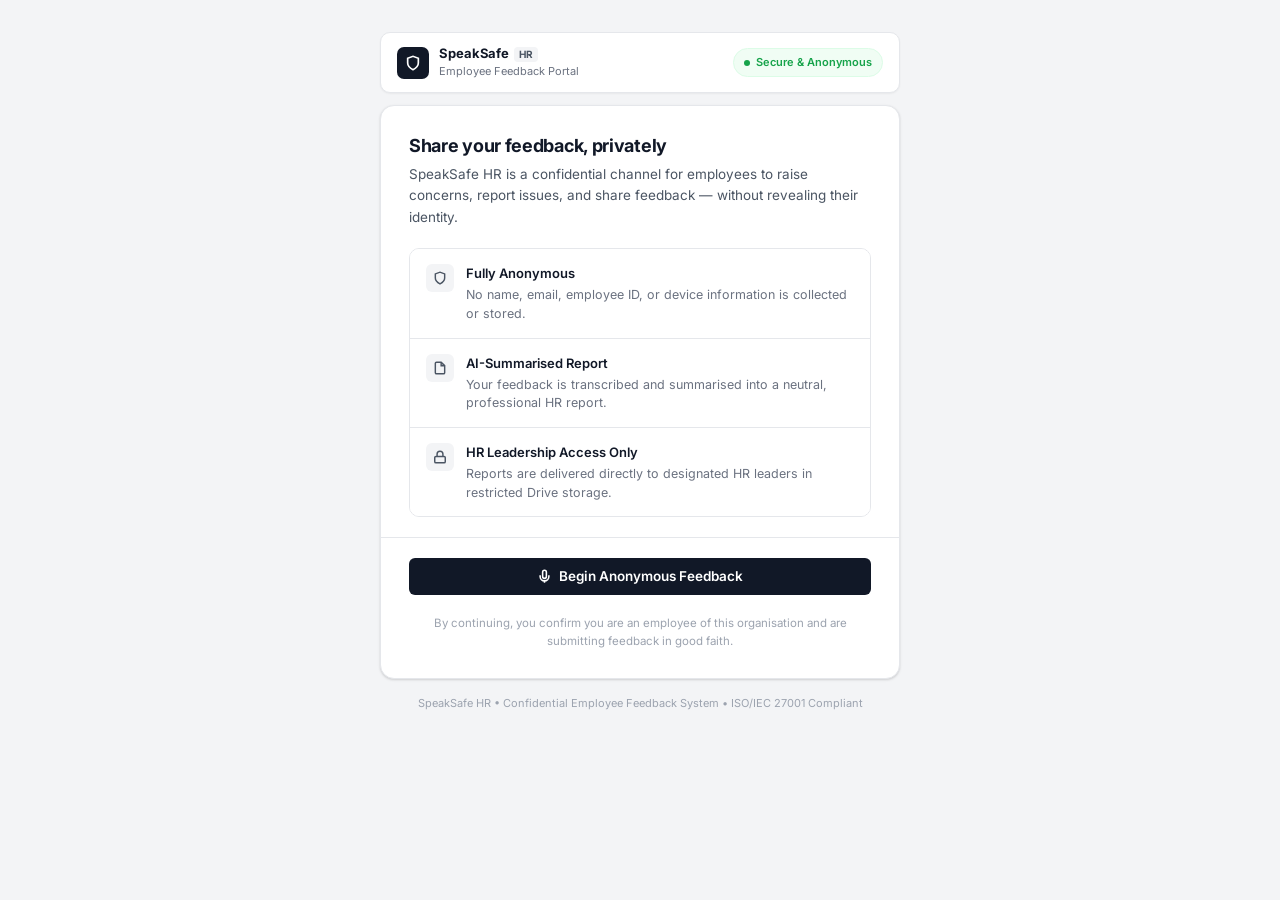
<file: public/index.html>
<!DOCTYPE html>
<html lang="en">
<head>
  <meta charset="UTF-8">
  <meta name="viewport" content="width=device-width, initial-scale=1.0, viewport-fit=cover">
  <title>SpeakSafe HR — Anonymous Employee Feedback Portal</title>
  <meta name="description" content="A secure, 100% anonymous channel for employees to share workplace concerns with HR leadership.">
  <meta name="robots" content="noindex, nofollow">
  <link rel="preconnect" href="https://fonts.googleapis.com">
  <link rel="preconnect" href="https://fonts.gstatic.com" crossorigin>
  <link href="https://fonts.googleapis.com/css2?family=Inter:wght@400;500;600;700&display=swap" rel="stylesheet">
  <link rel="stylesheet" href="style.css">
</head>
<body>

  <div class="portal-container">

    <!-- Header -->
    <header class="portal-header">
      <div class="header-brand">
        <div class="brand-logo" aria-hidden="true">
          <svg width="16" height="16" viewBox="0 0 24 24" fill="none" stroke="currentColor" stroke-width="2.5">
            <path d="M12 22s8-4 8-10V5l-8-3-8 3v7c0 6 8 10 8 10z"/>
          </svg>
        </div>
        <div>
          <div class="portal-title">SpeakSafe <span class="portal-tag">HR</span></div>
          <div class="portal-sub">Employee Feedback Portal</div>
        </div>
      </div>
      <div class="secure-badge" aria-label="Secure anonymous session">
        <span class="secure-dot" aria-hidden="true"></span>
        Secure &amp; Anonymous
      </div>
    </header>

    <!-- Error Banner -->
    <div id="error-banner" class="error-banner hidden" role="alert" aria-live="assertive">
      <div class="error-body">
        <svg width="15" height="15" viewBox="0 0 24 24" fill="none" stroke="currentColor" stroke-width="2" aria-hidden="true">
          <circle cx="12" cy="12" r="10"/><line x1="12" y1="8" x2="12" y2="12"/><line x1="12" y1="16" x2="12.01" y2="16"/>
        </svg>
        <span><strong id="error-title">Error</strong><span id="error-message"></span></span>
      </div>
      <button id="btn-close-error" class="error-close" aria-label="Dismiss">&times;</button>
    </div>

    <!-- Main Card -->
    <main class="portal-card" role="main">

      <!-- Step 1: Privacy Notice -->
      <section id="step-consent" class="step-panel active" aria-labelledby="consent-heading">
        <div class="step-header">
          <h2 id="consent-heading">Share your feedback, privately</h2>
          <p>SpeakSafe HR is a confidential channel for employees to raise concerns, report issues, and share feedback — without revealing their identity.</p>
        </div>

        <div class="guarantee-list" role="list">
          <div class="guarantee-item" role="listitem">
            <div class="guarantee-icon" aria-hidden="true">
              <svg width="14" height="14" viewBox="0 0 24 24" fill="none" stroke="currentColor" stroke-width="2.5">
                <path d="M12 22s8-4 8-10V5l-8-3-8 3v7c0 6 8 10 8 10z"/>
              </svg>
            </div>
            <div>
              <div class="guarantee-title">Fully Anonymous</div>
              <div class="guarantee-desc">No name, email, employee ID, or device information is collected or stored.</div>
            </div>
          </div>
          <div class="guarantee-item" role="listitem">
            <div class="guarantee-icon" aria-hidden="true">
              <svg width="14" height="14" viewBox="0 0 24 24" fill="none" stroke="currentColor" stroke-width="2.5">
                <path d="M14 2H6a2 2 0 0 0-2 2v16a2 2 0 0 0 2 2h12a2 2 0 0 0 2-2V8z"/><polyline points="14 2 14 8 20 8"/>
              </svg>
            </div>
            <div>
              <div class="guarantee-title">AI-Summarised Report</div>
              <div class="guarantee-desc">Your feedback is transcribed and summarised into a neutral, professional HR report.</div>
            </div>
          </div>
          <div class="guarantee-item" role="listitem">
            <div class="guarantee-icon" aria-hidden="true">
              <svg width="14" height="14" viewBox="0 0 24 24" fill="none" stroke="currentColor" stroke-width="2.5">
                <rect x="3" y="11" width="18" height="11" rx="2"/><path d="M7 11V7a5 5 0 0 1 10 0v4"/>
              </svg>
            </div>
            <div>
              <div class="guarantee-title">HR Leadership Access Only</div>
              <div class="guarantee-desc">Reports are delivered directly to designated HR leaders in restricted Drive storage.</div>
            </div>
          </div>
        </div>

        <div class="divider"></div>

        <button id="btn-start-flow" class="btn btn-primary btn-block">
          <svg width="15" height="15" viewBox="0 0 24 24" fill="none" stroke="currentColor" stroke-width="2.5" aria-hidden="true">
            <path d="M12 2a3 3 0 0 0-3 3v7a3 3 0 0 0 6 0V5a3 3 0 0 0-3-3z"/>
            <path d="M19 10v2a7 7 0 0 1-14 0v-2"/>
            <line x1="12" y1="19" x2="12" y2="22"/>
          </svg>
          Begin Anonymous Feedback
        </button>
        <p class="consent-note">By continuing, you confirm you are an employee of this organisation and are submitting feedback in good faith.</p>
      </section>

      <!-- Step 2: Recording -->
      <section id="step-record" class="step-panel hidden" aria-labelledby="record-heading">
        <div class="step-header text-center">
          <h2 id="record-heading">Record your feedback</h2>
          <p>Press Start Recording when ready. Speak clearly — recordings go directly to secure HR storage.</p>
        </div>

        <div class="recorder-panel">
          <div class="timer-row">
            <span id="recording-live-dot" class="rec-dot hidden" aria-hidden="true"></span>
            <div id="timer" class="timer-display" aria-live="off">00:00</div>
          </div>

          <canvas id="waveform-canvas" class="waveform-canvas" width="440" height="48" aria-hidden="true"></canvas>

          <div id="recording-status" class="rec-status" aria-live="polite">Ready to record</div>

          <div class="controls" role="group" aria-label="Recording controls">
            <button id="btn-record" class="btn btn-primary">
              <svg width="15" height="15" viewBox="0 0 24 24" fill="none" stroke="currentColor" stroke-width="2.5" aria-hidden="true">
                <path d="M12 2a3 3 0 0 0-3 3v7a3 3 0 0 0 6 0V5a3 3 0 0 0-3-3z"/>
                <path d="M19 10v2a7 7 0 0 1-14 0v-2"/>
                <line x1="12" y1="19" x2="12" y2="22"/>
              </svg>
              <span id="btn-record-text">Start Recording</span>
            </button>
            <button id="btn-pause" class="btn btn-secondary hidden" aria-label="Pause recording">
              <svg width="14" height="14" viewBox="0 0 24 24" fill="currentColor" aria-hidden="true">
                <rect x="6" y="4" width="4" height="16"/><rect x="14" y="4" width="4" height="16"/>
              </svg>
              <span id="btn-pause-text">Pause</span>
            </button>
            <button id="btn-stop" class="btn btn-danger hidden" aria-label="Stop recording">
              <svg width="13" height="13" viewBox="0 0 24 24" fill="currentColor" aria-hidden="true">
                <rect x="3" y="3" width="18" height="18" rx="2"/>
              </svg>
              Stop
            </button>
          </div>
        </div>

        <div id="submit-actions" class="post-record hidden">
          <button id="btn-submit" class="btn btn-success btn-block">
            <svg width="15" height="15" viewBox="0 0 24 24" fill="none" stroke="currentColor" stroke-width="2.5" aria-hidden="true">
              <line x1="22" y1="2" x2="11" y2="13"/><polygon points="22 2 15 22 11 13 2 9 22 2"/>
            </svg>
            Submit Anonymous Feedback
          </button>
          <button id="btn-discard" class="btn btn-ghost btn-block">Discard &amp; Start Over</button>
        </div>
      </section>

      <!-- Step 3: Processing -->
      <section id="step-processing" class="step-panel hidden text-center" aria-labelledby="processing-heading" aria-live="polite">
        <div class="spinner" aria-hidden="true"></div>
        <h2 id="processing-heading">Your report is being prepared</h2>
        <p id="processing-status-text" class="step-desc">Your feedback is being processed confidentially. This may take a few minutes for longer recordings.</p>

        <div class="reassurance-box">
          <div class="reassurance-item">
            <svg width="13" height="13" viewBox="0 0 24 24" fill="none" stroke="currentColor" stroke-width="2.5" aria-hidden="true">
              <path d="M12 22s8-4 8-10V5l-8-3-8 3v7c0 6 8 10 8 10z"/>
            </svg>
            Your identity remains completely anonymous
          </div>
          <div class="reassurance-item">
            <svg width="13" height="13" viewBox="0 0 24 24" fill="none" stroke="currentColor" stroke-width="2.5" aria-hidden="true">
              <rect x="3" y="11" width="18" height="11" rx="2"/><path d="M7 11V7a5 5 0 0 1 10 0v4"/>
            </svg>
            Accessible only by designated HR leadership
          </div>
          <div class="reassurance-item">
            <svg width="13" height="13" viewBox="0 0 24 24" fill="none" stroke="currentColor" stroke-width="2.5" aria-hidden="true">
              <path d="M14 2H6a2 2 0 0 0-2 2v16a2 2 0 0 0 2 2h12a2 2 0 0 0 2-2V8z"/><polyline points="14 2 14 8 20 8"/>
            </svg>
            A neutral, professional report will be generated
          </div>
        </div>

        <p class="step-note">Please keep this tab open until you receive your Case Reference Number.</p>

        <!-- Hidden step trackers — used by JavaScript only, not visible to user -->
        <span id="pstep-upload" style="display:none"></span>
        <span id="pstep-transcribe" style="display:none"></span>
        <span id="pstep-report" style="display:none"></span>
        <span id="pstep-save" style="display:none"></span>
      </section>

      <!-- Step 4: Confirmation -->
      <section id="step-confirm" class="step-panel hidden" aria-labelledby="confirm-heading">
        <div class="confirm-check" aria-hidden="true">
          <svg width="22" height="22" viewBox="0 0 24 24" fill="none" stroke="currentColor" stroke-width="2.5">
            <polyline points="20 6 9 17 4 12"/>
          </svg>
        </div>
        <div class="step-header text-center">
          <h2 id="confirm-heading">Feedback received</h2>
          <p>Your anonymous feedback has been securely delivered to HR leadership. Thank you for speaking up.</p>
        </div>

        <div class="case-box">
          <div class="case-label">Case Reference Number</div>
          <div class="case-row">
            <code id="display-case-id" aria-label="Your case ID">SSF-20260727-XXXX</code>
            <button id="btn-copy-case" class="copy-btn" aria-label="Copy case ID">Copy</button>
          </div>
          <div class="case-note">Save this ID for your records. HR may reference it if following up.</div>
        </div>

        <div class="confirm-list" aria-label="What was saved">
          <div class="confirm-item">
            <svg width="13" height="13" viewBox="0 0 24 24" fill="none" stroke="#16a34a" stroke-width="2.5" aria-hidden="true"><polyline points="20 6 9 17 4 12"/></svg>
            PDF report saved to restricted HR Drive
          </div>
          <div class="confirm-item">
            <svg width="13" height="13" viewBox="0 0 24 24" fill="none" stroke="#16a34a" stroke-width="2.5" aria-hidden="true"><polyline points="20 6 9 17 4 12"/></svg>
            Logged in HR compliance spreadsheet
          </div>
          <div class="confirm-item">
            <svg width="13" height="13" viewBox="0 0 24 24" fill="none" stroke="#16a34a" stroke-width="2.5" aria-hidden="true"><polyline points="20 6 9 17 4 12"/></svg>
            Full transcript archived securely
          </div>
        </div>

        <button id="btn-reset" class="btn btn-secondary btn-block" style="margin-top:8px">Submit Another Feedback</button>
      </section>

    </main>

    <footer class="portal-footer" role="contentinfo">
      SpeakSafe HR &bull; Confidential Employee Feedback System &bull; ISO/IEC 27001 Compliant
    </footer>

  </div>

  <!-- Discard Modal -->
  <div id="discard-modal" class="modal-overlay hidden" role="dialog" aria-modal="true" aria-labelledby="modal-title">
    <div class="modal-card">
      <h3 id="modal-title">Discard this recording?</h3>
      <p>Your recording will be permanently deleted. This cannot be undone.</p>
      <div class="modal-actions">
        <button id="btn-modal-cancel" class="btn btn-secondary">Keep Recording</button>
        <button id="btn-modal-confirm" class="btn btn-danger">Yes, Discard</button>
      </div>
    </div>
  </div>

  <script src="app.js"></script>
</body>
</html>
</file>
<file: public/style.css>
/* ============================================================
   SpeakSafe HR — Professional Enterprise Design
   Clean light theme. No gimmicks. Inspired by Stripe, Linear.
   ============================================================ */

/* ── Variables ─────────────────────────────────────────────── */
:root {
  /* Neutrals */
  --white:       #ffffff;
  --gray-50:     #f9fafb;
  --gray-100:    #f3f4f6;
  --gray-200:    #e5e7eb;
  --gray-300:    #d1d5db;
  --gray-400:    #9ca3af;
  --gray-500:    #6b7280;
  --gray-600:    #4b5563;
  --gray-700:    #374151;
  --gray-900:    #111827;

  /* Brand */
  --blue-50:     #eff6ff;
  --blue-100:    #dbeafe;
  --blue-600:    #2563eb;
  --blue-700:    #1d4ed8;

  /* States */
  --green-50:    #f0fdf4;
  --green-100:   #dcfce7;
  --green-600:   #16a34a;
  --green-700:   #15803d;
  --red-50:      #fef2f2;
  --red-100:     #fee2e2;
  --red-600:     #dc2626;
  --red-700:     #b91c1c;
  --amber-100:   #fef3c7;
  --amber-700:   #b45309;

  /* Surfaces */
  --bg:          #f3f4f6;
  --surface:     #ffffff;

  /* Border */
  --border:      #e5e7eb;
  --border-md:   #d1d5db;

  /* Text */
  --text-primary:   #111827;
  --text-secondary: #4b5563;
  --text-muted:     #6b7280;
  --text-xmuted:    #9ca3af;

  /* Shadow */
  --shadow-sm:  0 1px 2px rgba(0,0,0,0.05);
  --shadow-md:  0 1px 3px rgba(0,0,0,0.1), 0 1px 2px rgba(0,0,0,0.06);
  --shadow-lg:  0 4px 6px rgba(0,0,0,0.07), 0 2px 4px rgba(0,0,0,0.06);

  /* Radius */
  --radius-sm:  6px;
  --radius-md:  10px;
  --radius-lg:  14px;
}

/* ── Reset ─────────────────────────────────────────────────── */
*, *::before, *::after {
  box-sizing: border-box;
  margin: 0;
  padding: 0;
  -webkit-tap-highlight-color: transparent;
}

html { -webkit-text-size-adjust: 100%; }

body {
  font-family: 'Inter', -apple-system, BlinkMacSystemFont, 'Segoe UI',
               system-ui, sans-serif;
  font-size: 14px;
  line-height: 1.6;
  color: var(--text-primary);
  background: var(--bg);
  min-height: 100vh;
  display: flex;
  justify-content: center;
  align-items: flex-start;
  padding: 32px 16px 48px;
  -webkit-font-smoothing: antialiased;
  -moz-osx-font-smoothing: grayscale;
}

/* ── Layout ────────────────────────────────────────────────── */
.portal-container {
  width: 100%;
  max-width: 520px;
  display: flex;
  flex-direction: column;
  gap: 12px;
}

/* ── Header ────────────────────────────────────────────────── */
.portal-header {
  display: flex;
  align-items: center;
  justify-content: space-between;
  background: var(--white);
  border: 1px solid var(--border);
  border-radius: var(--radius-md);
  padding: 12px 16px;
  box-shadow: var(--shadow-sm);
}

.header-brand {
  display: flex;
  align-items: center;
  gap: 10px;
}

.brand-logo {
  width: 32px;
  height: 32px;
  background: var(--gray-900);
  color: #fff;
  border-radius: 7px;
  display: flex;
  align-items: center;
  justify-content: center;
  flex-shrink: 0;
}

.portal-title {
  font-size: 13px;
  font-weight: 700;
  color: var(--text-primary);
  line-height: 1.25;
  letter-spacing: -0.1px;
}

.portal-tag {
  display: inline-block;
  font-size: 10px;
  font-weight: 700;
  background: var(--gray-100);
  color: var(--gray-600);
  border-radius: 4px;
  padding: 1px 5px;
  letter-spacing: 0.2px;
  vertical-align: middle;
  margin-left: 2px;
}

.portal-sub {
  font-size: 11px;
  color: var(--text-muted);
  margin-top: 1px;
}

.secure-badge {
  display: flex;
  align-items: center;
  gap: 6px;
  font-size: 11px;
  font-weight: 600;
  color: var(--green-600);
  background: var(--green-50);
  border: 1px solid var(--green-100);
  border-radius: 20px;
  padding: 5px 10px;
  white-space: nowrap;
  flex-shrink: 0;
}

.secure-dot {
  width: 6px;
  height: 6px;
  background: var(--green-600);
  border-radius: 50%;
  display: block;
  flex-shrink: 0;
}

/* ── Error Banner ──────────────────────────────────────────── */
.error-banner {
  display: flex;
  align-items: flex-start;
  justify-content: space-between;
  gap: 10px;
  background: var(--red-50);
  border: 1px solid var(--red-100);
  border-left: 3px solid var(--red-600);
  border-radius: var(--radius-sm);
  padding: 10px 14px;
  font-size: 13px;
  color: #991b1b;
}

.error-banner.hidden { display: none !important; }

.error-body {
  display: flex;
  align-items: flex-start;
  gap: 8px;
  flex: 1;
}

.error-body svg { flex-shrink: 0; margin-top: 1px; }

.error-close {
  background: none;
  border: none;
  font-size: 16px;
  color: #991b1b;
  cursor: pointer;
  opacity: 0.6;
  line-height: 1;
  padding: 0;
  flex-shrink: 0;
}
.error-close:hover { opacity: 1; }

/* ── Main Card ─────────────────────────────────────────────── */
.portal-card {
  background: var(--white);
  border: 1px solid var(--border);
  border-radius: var(--radius-lg);
  box-shadow: var(--shadow-md);
  overflow: hidden;
}

/* ── Step Panels ───────────────────────────────────────────── */
.step-panel {
  padding: 28px 28px;
  display: flex;
  flex-direction: column;
  gap: 20px;
}

.step-panel.hidden { display: none !important; }

/* ── Step Header ───────────────────────────────────────────── */
.step-header { display: flex; flex-direction: column; gap: 6px; }

.step-header h2 {
  font-size: 18px;
  font-weight: 700;
  color: var(--text-primary);
  letter-spacing: -0.3px;
  line-height: 1.3;
}

.step-header p, .step-desc {
  font-size: 13.5px;
  color: var(--text-secondary);
  line-height: 1.6;
}

.text-center { text-align: center; }
.text-center .step-header { align-items: center; }

/* ── Guarantee List ────────────────────────────────────────── */
.guarantee-list {
  display: flex;
  flex-direction: column;
  gap: 0;
  border: 1px solid var(--border);
  border-radius: var(--radius-md);
  overflow: hidden;
}

.guarantee-item {
  display: flex;
  align-items: flex-start;
  gap: 12px;
  padding: 14px 16px;
  background: var(--white);
  border-bottom: 1px solid var(--border);
  transition: background 0.12s;
}

.guarantee-item:last-child { border-bottom: none; }
.guarantee-item:hover { background: var(--gray-50); }

.guarantee-icon {
  width: 28px;
  height: 28px;
  background: var(--gray-100);
  border-radius: var(--radius-sm);
  display: flex;
  align-items: center;
  justify-content: center;
  color: var(--gray-600);
  flex-shrink: 0;
  margin-top: 1px;
}

.guarantee-title {
  font-size: 13px;
  font-weight: 600;
  color: var(--text-primary);
  margin-bottom: 2px;
}

.guarantee-desc {
  font-size: 12.5px;
  color: var(--text-muted);
  line-height: 1.5;
}

/* ── Divider ───────────────────────────────────────────────── */
.divider {
  height: 1px;
  background: var(--border);
  margin: 0 -28px;
}

/* ── Consent Note ──────────────────────────────────────────── */
.consent-note {
  font-size: 11.5px;
  color: var(--text-xmuted);
  text-align: center;
  line-height: 1.5;
}

/* ── Buttons ───────────────────────────────────────────────── */
.btn {
  display: inline-flex;
  align-items: center;
  justify-content: center;
  gap: 7px;
  border: none;
  border-radius: var(--radius-sm);
  padding: 9px 16px;
  font-family: inherit;
  font-size: 13.5px;
  font-weight: 600;
  cursor: pointer;
  transition: background 0.12s, border-color 0.12s, box-shadow 0.12s;
  white-space: nowrap;
  text-decoration: none;
  line-height: 1.4;
}

.btn:disabled { opacity: 0.5; cursor: not-allowed; }
.btn:focus-visible { outline: 2px solid var(--blue-600); outline-offset: 2px; }

.btn-block { width: 100%; }

/* Primary */
.btn-primary {
  background: var(--gray-900);
  color: #fff;
}
.btn-primary:hover:not(:disabled) { background: var(--gray-700); }
.btn-primary:active:not(:disabled) { background: var(--gray-900); }

/* Recording active state */
.btn-primary.is-recording {
  background: var(--red-600);
  color: #fff;
}
.btn-primary.is-recording:hover:not(:disabled) { background: var(--red-700); }

/* Secondary */
.btn-secondary {
  background: var(--white);
  color: var(--text-primary);
  border: 1px solid var(--border-md);
  box-shadow: var(--shadow-sm);
}
.btn-secondary:hover:not(:disabled) { background: var(--gray-50); border-color: var(--gray-400); }

/* Success */
.btn-success {
  background: var(--green-600);
  color: #fff;
}
.btn-success:hover:not(:disabled) { background: var(--green-700); }

/* Danger */
.btn-danger {
  background: var(--red-600);
  color: #fff;
}
.btn-danger:hover:not(:disabled) { background: var(--red-700); }

/* Ghost */
.btn-ghost {
  background: transparent;
  color: var(--text-muted);
  border: 1px solid var(--border);
}
.btn-ghost:hover:not(:disabled) { color: var(--text-primary); border-color: var(--border-md); background: var(--gray-50); }

/* ── Recorder Panel ────────────────────────────────────────── */
.recorder-panel {
  border: 1px solid var(--border);
  border-radius: var(--radius-md);
  background: var(--gray-50);
  padding: 24px 20px;
  display: flex;
  flex-direction: column;
  align-items: center;
  gap: 14px;
}

/* Timer */
.timer-row {
  display: flex;
  align-items: center;
  gap: 8px;
}

.rec-dot {
  width: 8px;
  height: 8px;
  background: var(--red-600);
  border-radius: 50%;
  display: block;
  animation: blink 1.2s ease-in-out infinite;
  flex-shrink: 0;
}

.rec-dot.hidden { display: none; }

@keyframes blink {
  0%, 100% { opacity: 1; }
  50%       { opacity: 0.15; }
}

.timer-display {
  font-size: 28px;
  font-weight: 700;
  font-variant-numeric: tabular-nums;
  color: var(--text-primary);
  letter-spacing: 1.5px;
  line-height: 1;
}

/* Waveform */
.waveform-canvas {
  width: 100%;
  max-width: 420px;
  height: 48px;
  display: block;
  border-radius: 4px;
}

/* Status */
.rec-status {
  font-size: 12.5px;
  color: var(--text-muted);
  text-align: center;
}

/* Controls */
.controls {
  display: flex;
  gap: 8px;
  flex-wrap: wrap;
  justify-content: center;
}

/* ── Post-Record ───────────────────────────────────────────── */
.post-record {
  display: flex;
  flex-direction: column;
  gap: 8px;
}


/* ── Processing ────────────────────────────────────────────── */
#step-processing { gap: 16px; }

.spinner {
  width: 36px;
  height: 36px;
  border: 3px solid var(--gray-200);
  border-top-color: var(--blue-600);
  border-radius: 50%;
  animation: spin 0.75s linear infinite;
  margin: 0 auto;
}

@keyframes spin { to { transform: rotate(360deg); } }

#step-processing h2 {
  font-size: 16px;
  font-weight: 700;
  color: var(--text-primary);
}

/* Reassurance box shown during processing — replaces technical step list */
.reassurance-box {
  display: flex;
  flex-direction: column;
  gap: 0;
  border: 1px solid var(--border);
  border-radius: var(--radius-md);
  overflow: hidden;
  text-align: left;
}

.reassurance-item {
  display: flex;
  align-items: center;
  gap: 10px;
  padding: 11px 14px;
  font-size: 12.5px;
  color: var(--text-secondary);
  border-bottom: 1px solid var(--border);
  background: var(--white);
}

.reassurance-item:last-child { border-bottom: none; }

.reassurance-item svg {
  flex-shrink: 0;
  color: var(--gray-500);
}

.step-note {
  font-size: 12px;
  color: var(--text-xmuted);
  line-height: 1.5;
}

/* ── Confirmation ──────────────────────────────────────────── */
.confirm-check {
  width: 48px;
  height: 48px;
  background: var(--green-50);
  border: 1px solid var(--green-100);
  border-radius: 50%;
  display: flex;
  align-items: center;
  justify-content: center;
  color: var(--green-600);
  margin: 0 auto;
}

.case-box {
  border: 1px solid var(--border);
  border-radius: var(--radius-md);
  padding: 16px;
  background: var(--gray-50);
  text-align: center;
}

.case-label {
  font-size: 10.5px;
  font-weight: 700;
  color: var(--text-muted);
  text-transform: uppercase;
  letter-spacing: 0.6px;
  margin-bottom: 8px;
}

.case-row {
  display: flex;
  align-items: center;
  justify-content: center;
  gap: 8px;
  margin-bottom: 6px;
}

.case-row code {
  font-size: 15px;
  font-weight: 700;
  font-family: 'SF Mono', 'Cascadia Code', 'Fira Code', monospace;
  color: var(--blue-600);
  letter-spacing: 0.3px;
}

.copy-btn {
  font-family: inherit;
  font-size: 11px;
  font-weight: 600;
  background: var(--white);
  color: var(--text-secondary);
  border: 1px solid var(--border-md);
  border-radius: 5px;
  padding: 4px 10px;
  cursor: pointer;
  transition: all 0.12s;
}

.copy-btn:hover { background: var(--gray-100); color: var(--text-primary); }
.copy-btn.copied { color: var(--green-600); border-color: var(--green-100); }

.case-note {
  font-size: 12px;
  color: var(--text-muted);
}

.confirm-list {
  display: flex;
  flex-direction: column;
  gap: 7px;
  border: 1px solid var(--border);
  border-radius: var(--radius-md);
  padding: 14px 16px;
  background: var(--gray-50);
}

.confirm-item {
  display: flex;
  align-items: center;
  gap: 8px;
  font-size: 12.5px;
  color: var(--text-secondary);
}

/* ── Footer ────────────────────────────────────────────────── */
.portal-footer {
  text-align: center;
  font-size: 11px;
  color: var(--text-xmuted);
  padding: 4px 0;
}

/* ── Modal ─────────────────────────────────────────────────── */
.modal-overlay {
  position: fixed;
  inset: 0;
  background: rgba(0, 0, 0, 0.4);
  display: flex;
  align-items: center;
  justify-content: center;
  z-index: 100;
  padding: 20px;
}

.modal-overlay.hidden { display: none !important; }

.modal-card {
  background: var(--white);
  border: 1px solid var(--border);
  border-radius: var(--radius-lg);
  padding: 28px 24px;
  max-width: 360px;
  width: 100%;
  box-shadow: 0 20px 60px rgba(0,0,0,0.2);
}

.modal-card h3 {
  font-size: 15px;
  font-weight: 700;
  color: var(--text-primary);
  margin-bottom: 6px;
}

.modal-card p {
  font-size: 13px;
  color: var(--text-secondary);
  margin-bottom: 20px;
  line-height: 1.5;
}

.modal-actions {
  display: flex;
  gap: 8px;
  justify-content: flex-end;
}

/* ── Responsive ────────────────────────────────────────────── */
@media (max-width: 480px) {
  body { padding: 16px 12px 40px; }
  .step-panel { padding: 22px 18px; }
  .divider { margin: 0 -18px; }
  .timer-display { font-size: 24px; }
  .step-header h2 { font-size: 16px; }
  .portal-header { padding: 10px 14px; }
  .secure-badge span:not(.secure-dot) { display: none; }
}

@media (max-width: 360px) {
  .controls { flex-direction: column; }
  .controls .btn { width: 100%; }
  .modal-actions { flex-direction: column; }
  .modal-actions .btn { width: 100%; }
}
</file>
